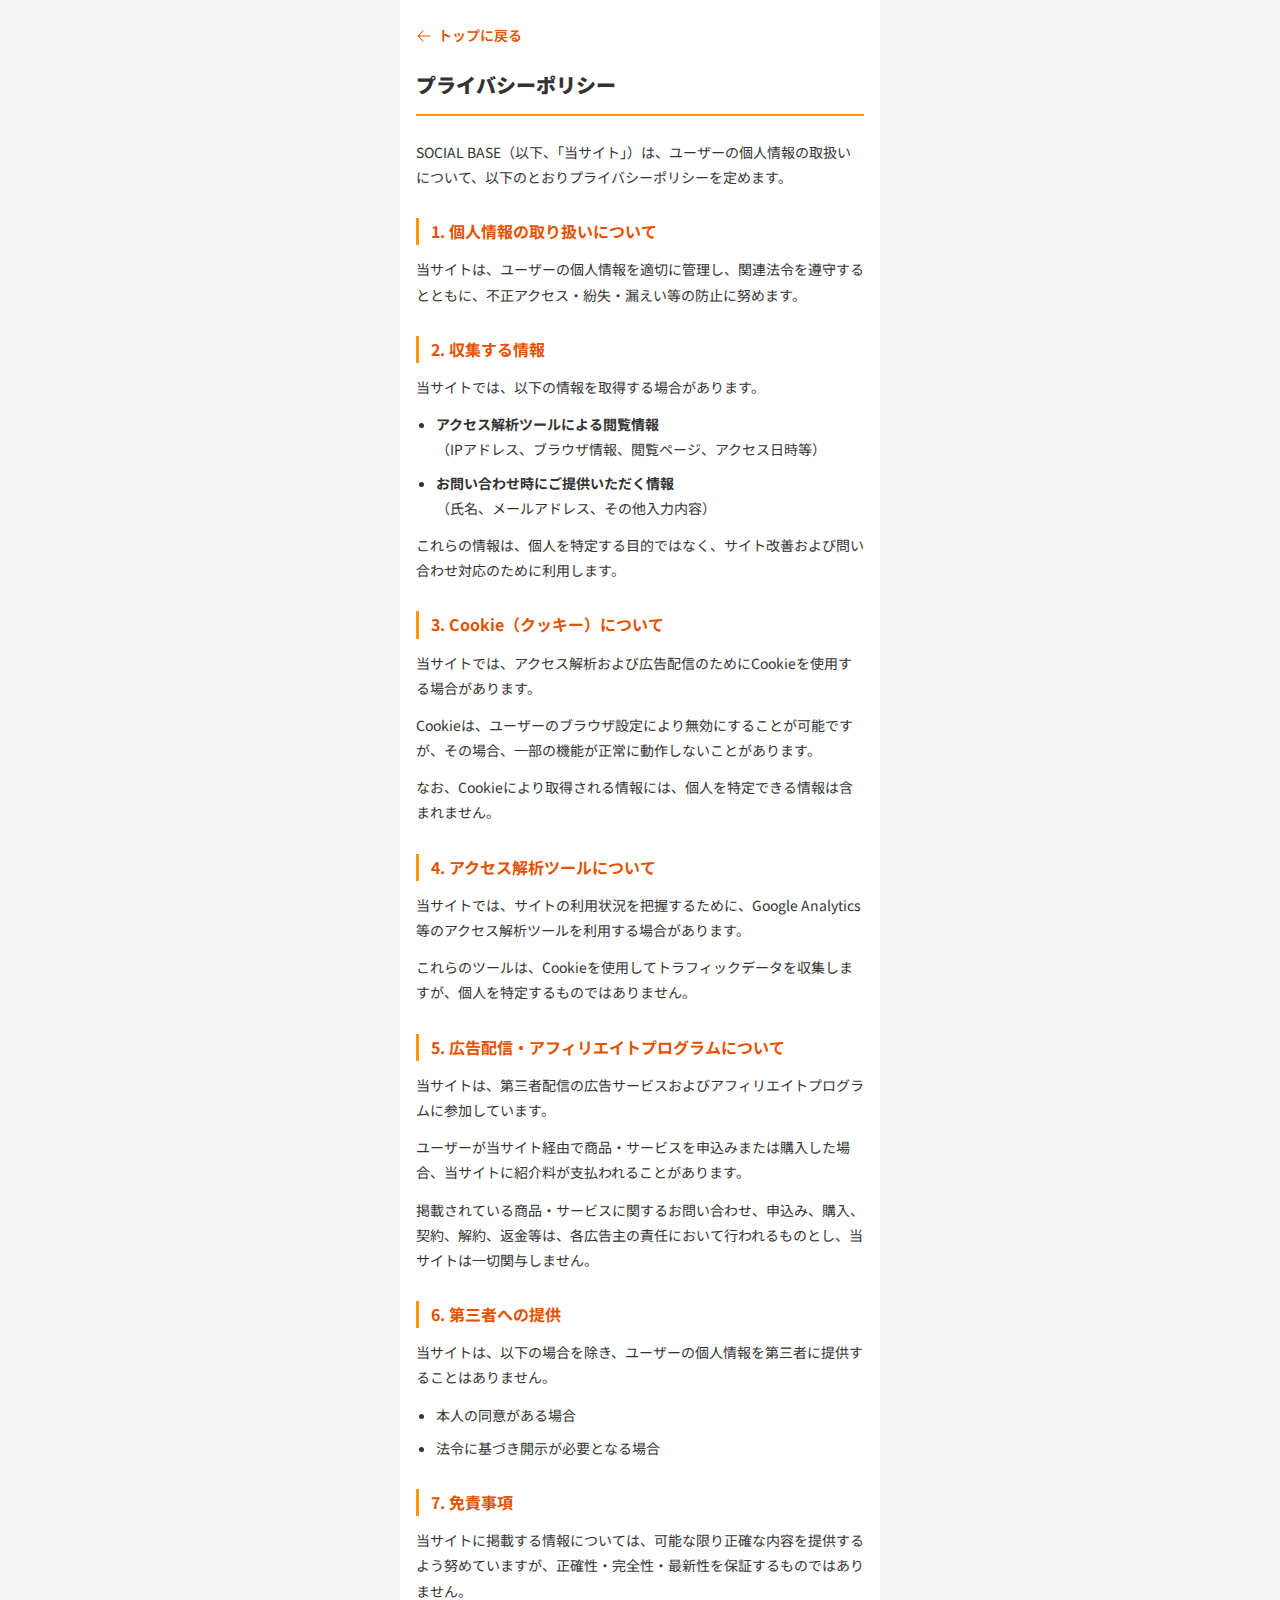
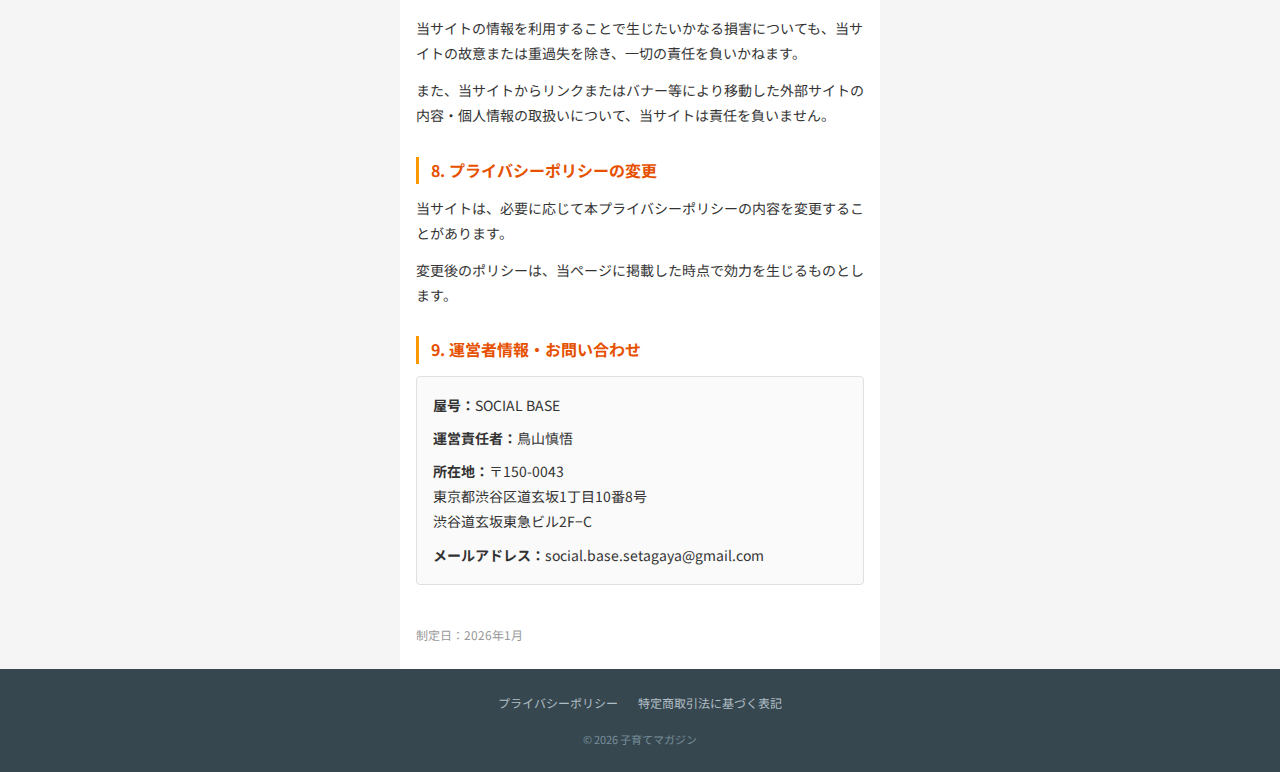
<file: privacy.html>
<!DOCTYPE html>
<html lang="ja">

<head>
    <meta charset="UTF-8">
    <meta name="viewport" content="width=device-width, initial-scale=1.0">
    <title>プライバシーポリシー｜子育てマガジン</title>
    <link rel="stylesheet" href="style.css">
    <link href="https://fonts.googleapis.com/css2?family=Noto+Sans+JP:wght@400;500;700;900&display=swap" rel="stylesheet">
    <style>
        .policy-page {
            max-width: 480px;
            margin: 0 auto;
            background: #fff;
            padding: 24px 16px;
        }
        .policy-title {
            font-size: 20px;
            font-weight: 900;
            color: #333;
            margin-bottom: 24px;
            padding-bottom: 12px;
            border-bottom: 2px solid #ff9800;
        }
        .policy-section {
            margin-bottom: 28px;
        }
        .policy-section h2 {
            font-size: 16px;
            font-weight: 700;
            color: #e65100;
            margin-bottom: 12px;
            padding-left: 12px;
            border-left: 3px solid #ff9800;
        }
        .policy-section p {
            font-size: 14px;
            line-height: 1.8;
            margin-bottom: 12px;
            color: #333;
        }
        .policy-section ul {
            padding-left: 20px;
            margin-bottom: 12px;
            list-style: disc;
        }
        .policy-section li {
            font-size: 14px;
            line-height: 1.8;
            margin-bottom: 8px;
            color: #333;
        }
        .back-link {
            display: inline-flex;
            align-items: center;
            gap: 6px;
            color: #e65100;
            font-size: 14px;
            font-weight: 600;
            margin-bottom: 20px;
        }
        .back-link svg {
            width: 16px;
            height: 16px;
        }
        .info-box {
            background: #fafafa;
            border: 1px solid #e0e0e0;
            padding: 16px;
            border-radius: 4px;
            margin-bottom: 16px;
        }
        .info-box p {
            font-size: 14px;
            margin-bottom: 8px;
            line-height: 1.8;
        }
        .info-box p:last-child {
            margin-bottom: 0;
        }
        .policy-intro {
            font-size: 14px;
            line-height: 1.8;
            margin-bottom: 28px;
            color: #333;
        }
    </style>
</head>

<body>
    <div class="policy-page">
        <a href="index.html" class="back-link">
            <svg xmlns="http://www.w3.org/2000/svg" viewBox="0 0 24 24" fill="currentColor">
                <path fill-rule="evenodd" d="M11.03 3.97a.75.75 0 0 1 0 1.06l-6.22 6.22H21a.75.75 0 0 1 0 1.5H4.81l6.22 6.22a.75.75 0 1 1-1.06 1.06l-7.5-7.5a.75.75 0 0 1 0-1.06l7.5-7.5a.75.75 0 0 1 1.06 0Z" clip-rule="evenodd" />
            </svg>
            トップに戻る
        </a>

        <h1 class="policy-title">プライバシーポリシー</h1>

        <p class="policy-intro">SOCIAL BASE（以下、「当サイト」）は、ユーザーの個人情報の取扱いについて、以下のとおりプライバシーポリシーを定めます。</p>

        <div class="policy-section">
            <h2>1. 個人情報の取り扱いについて</h2>
            <p>当サイトは、ユーザーの個人情報を適切に管理し、関連法令を遵守するとともに、不正アクセス・紛失・漏えい等の防止に努めます。</p>
        </div>

        <div class="policy-section">
            <h2>2. 収集する情報</h2>
            <p>当サイトでは、以下の情報を取得する場合があります。</p>
            <ul>
                <li><strong>アクセス解析ツールによる閲覧情報</strong><br>（IPアドレス、ブラウザ情報、閲覧ページ、アクセス日時等）</li>
                <li><strong>お問い合わせ時にご提供いただく情報</strong><br>（氏名、メールアドレス、その他入力内容）</li>
            </ul>
            <p>これらの情報は、個人を特定する目的ではなく、サイト改善および問い合わせ対応のために利用します。</p>
        </div>

        <div class="policy-section">
            <h2>3. Cookie（クッキー）について</h2>
            <p>当サイトでは、アクセス解析および広告配信のためにCookieを使用する場合があります。</p>
            <p>Cookieは、ユーザーのブラウザ設定により無効にすることが可能ですが、その場合、一部の機能が正常に動作しないことがあります。</p>
            <p>なお、Cookieにより取得される情報には、個人を特定できる情報は含まれません。</p>
        </div>

        <div class="policy-section">
            <h2>4. アクセス解析ツールについて</h2>
            <p>当サイトでは、サイトの利用状況を把握するために、Google Analytics等のアクセス解析ツールを利用する場合があります。</p>
            <p>これらのツールは、Cookieを使用してトラフィックデータを収集しますが、個人を特定するものではありません。</p>
        </div>

        <div class="policy-section">
            <h2>5. 広告配信・アフィリエイトプログラムについて</h2>
            <p>当サイトは、第三者配信の広告サービスおよびアフィリエイトプログラムに参加しています。</p>
            <p>ユーザーが当サイト経由で商品・サービスを申込みまたは購入した場合、当サイトに紹介料が支払われることがあります。</p>
            <p>掲載されている商品・サービスに関するお問い合わせ、申込み、購入、契約、解約、返金等は、各広告主の責任において行われるものとし、当サイトは一切関与しません。</p>
        </div>

        <div class="policy-section">
            <h2>6. 第三者への提供</h2>
            <p>当サイトは、以下の場合を除き、ユーザーの個人情報を第三者に提供することはありません。</p>
            <ul>
                <li>本人の同意がある場合</li>
                <li>法令に基づき開示が必要となる場合</li>
            </ul>
        </div>

        <div class="policy-section">
            <h2>7. 免責事項</h2>
            <p>当サイトに掲載する情報については、可能な限り正確な内容を提供するよう努めていますが、正確性・完全性・最新性を保証するものではありません。</p>
            <p>当サイトの情報を利用することで生じたいかなる損害についても、当サイトの故意または重過失を除き、一切の責任を負いかねます。</p>
            <p>また、当サイトからリンクまたはバナー等により移動した外部サイトの内容・個人情報の取扱いについて、当サイトは責任を負いません。</p>
        </div>

        <div class="policy-section">
            <h2>8. プライバシーポリシーの変更</h2>
            <p>当サイトは、必要に応じて本プライバシーポリシーの内容を変更することがあります。</p>
            <p>変更後のポリシーは、当ページに掲載した時点で効力を生じるものとします。</p>
        </div>

        <div class="policy-section">
            <h2>9. 運営者情報・お問い合わせ</h2>
            <div class="info-box">
                <p><strong>屋号：</strong>SOCIAL BASE</p>
                <p><strong>運営責任者：</strong>鳥山慎悟</p>
                <p><strong>所在地：</strong>〒150-0043<br>東京都渋谷区道玄坂1丁目10番8号<br>渋谷道玄坂東急ビル2F−C</p>
                <p><strong>メールアドレス：</strong>social.base.setagaya@gmail.com</p>
            </div>
        </div>

        <p style="font-size: 12px; color: #999; margin-top: 40px;">制定日：2026年1月</p>
    </div>

    <footer class="site-footer">
        <div class="footer-inner">
            <div class="footer-links">
                <a href="privacy.html">プライバシーポリシー</a>
                <a href="tokushoho.html">特定商取引法に基づく表記</a>
            </div>
            <p class="copyright">© 2026 子育てマガジン</p>
        </div>
    </footer>
</body>

</html>
</file>
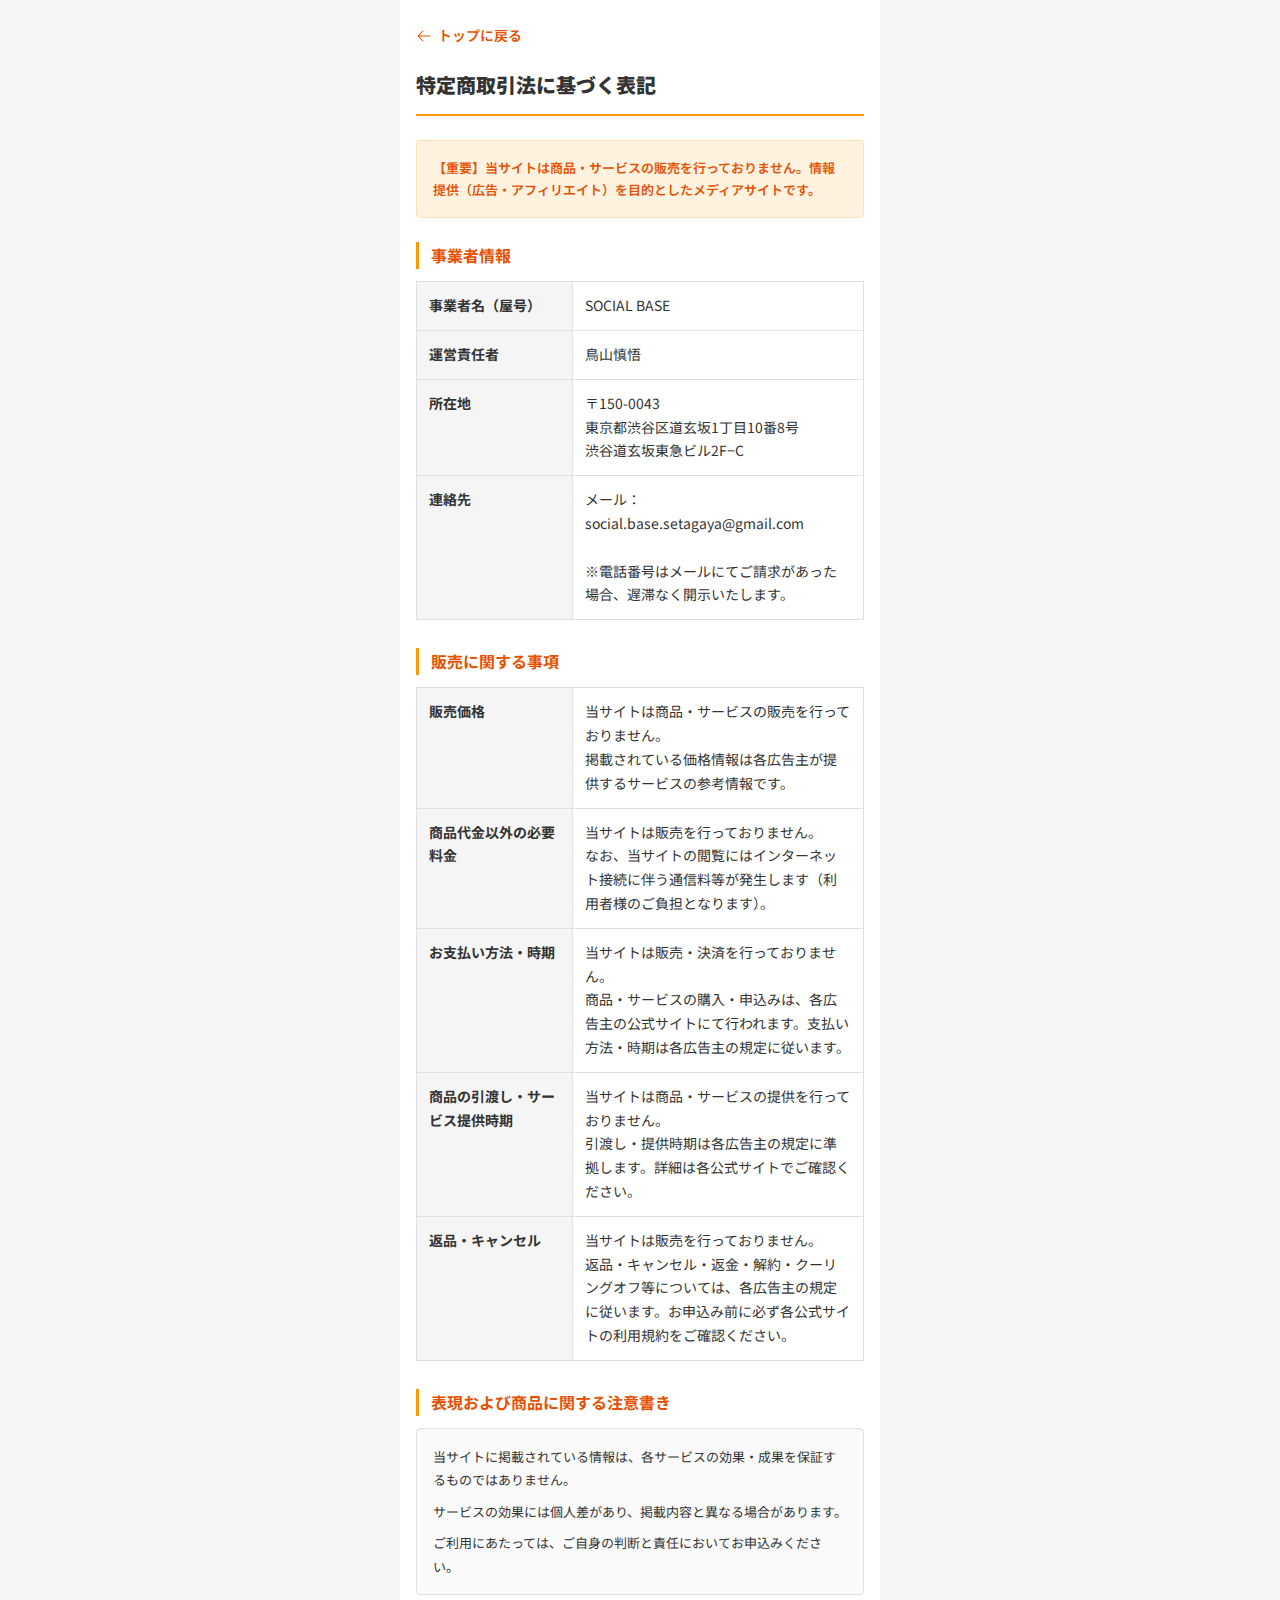
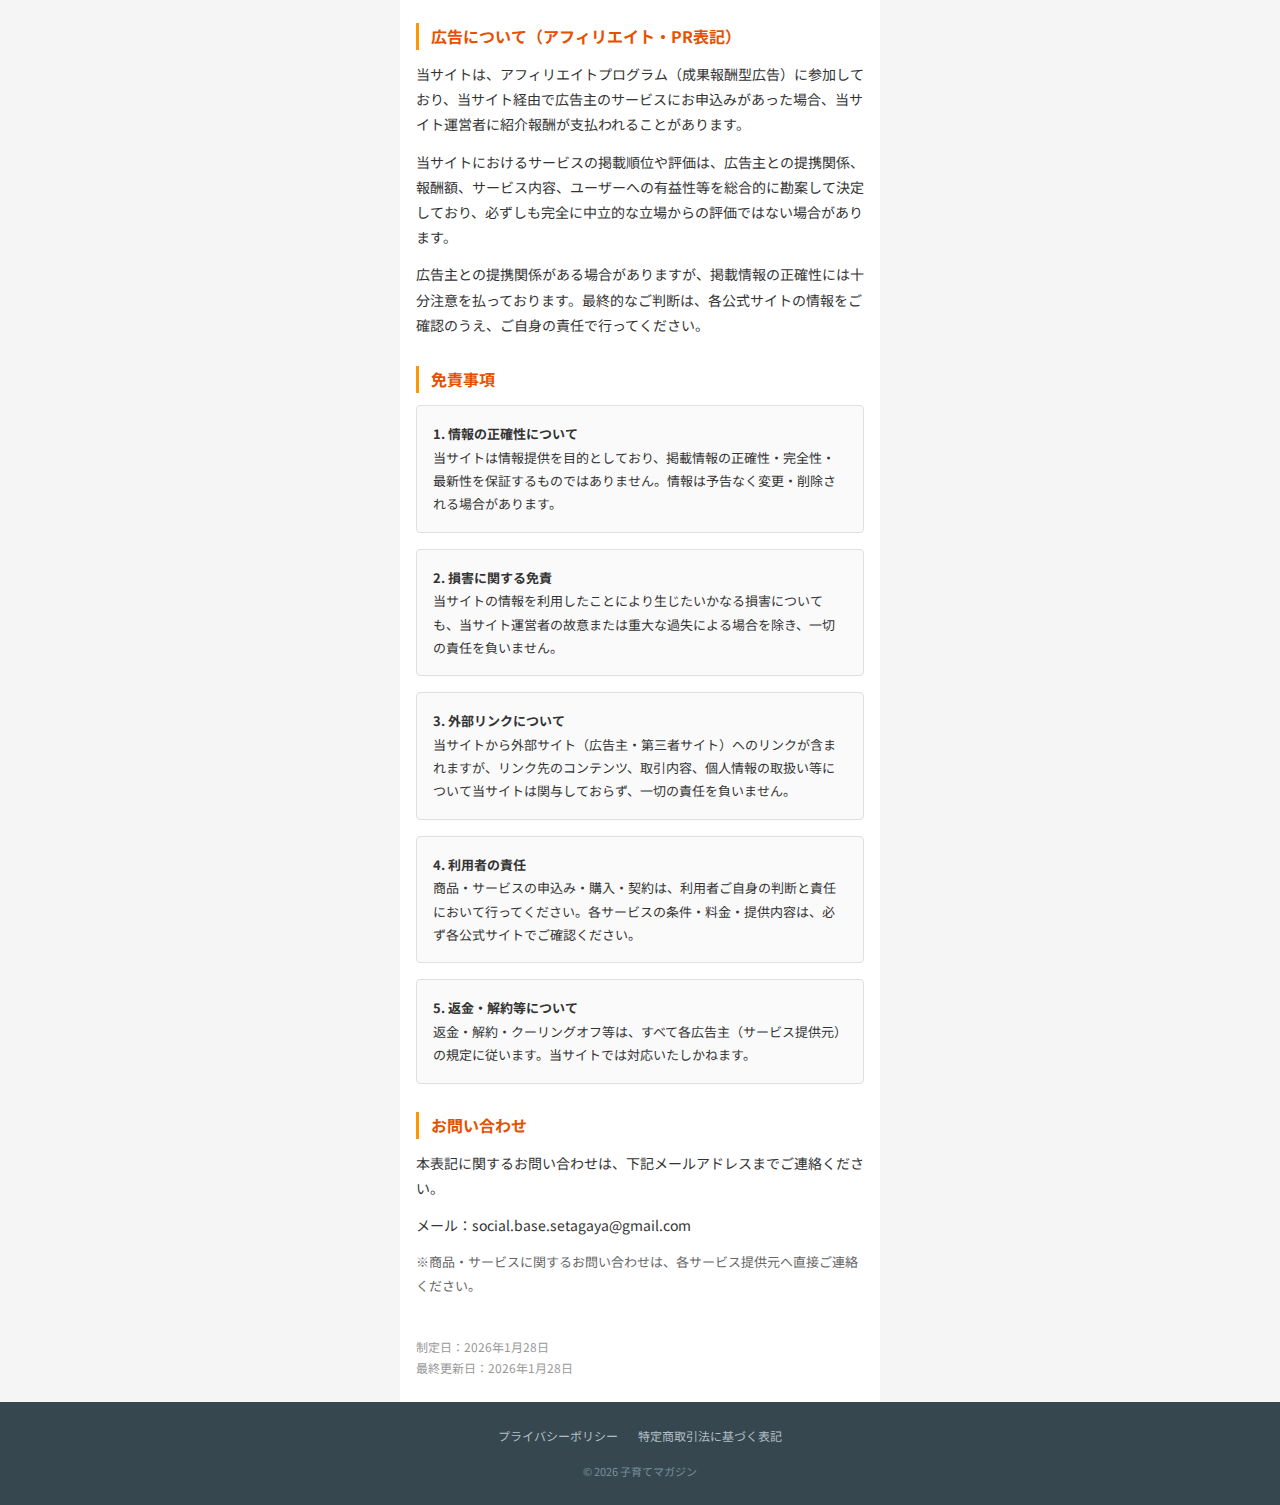
<file: tokushoho.html>
<!DOCTYPE html>
<html lang="ja">

<head>
    <meta charset="UTF-8">
    <meta name="viewport" content="width=device-width, initial-scale=1.0">
    <title>特定商取引法に基づく表記｜子育てマガジン</title>
    <link rel="stylesheet" href="style.css">
    <link href="https://fonts.googleapis.com/css2?family=Noto+Sans+JP:wght@400;500;700;900&display=swap" rel="stylesheet">
    <style>
        .policy-page {
            max-width: 480px;
            margin: 0 auto;
            background: #fff;
            padding: 24px 16px;
        }
        .policy-title {
            font-size: 20px;
            font-weight: 900;
            color: #333;
            margin-bottom: 24px;
            padding-bottom: 12px;
            border-bottom: 2px solid #ff9800;
        }
        .policy-section {
            margin-bottom: 28px;
        }
        .policy-section h2 {
            font-size: 16px;
            font-weight: 700;
            color: #e65100;
            margin-bottom: 12px;
            padding-left: 12px;
            border-left: 3px solid #ff9800;
        }
        .policy-section p {
            font-size: 14px;
            line-height: 1.8;
            margin-bottom: 12px;
            color: #333;
        }
        .policy-section ul {
            padding-left: 20px;
            margin-bottom: 12px;
        }
        .policy-section li {
            font-size: 14px;
            line-height: 1.8;
            margin-bottom: 8px;
            color: #333;
        }
        .info-table {
            width: 100%;
            border-collapse: collapse;
            margin-bottom: 24px;
        }
        .info-table th,
        .info-table td {
            padding: 12px;
            border: 1px solid #e0e0e0;
            font-size: 14px;
            text-align: left;
            vertical-align: top;
        }
        .info-table th {
            background: #f5f5f5;
            font-weight: 700;
            width: 35%;
            color: #333;
        }
        .info-table td {
            color: #333;
        }
        .back-link {
            display: inline-flex;
            align-items: center;
            gap: 6px;
            color: #e65100;
            font-size: 14px;
            font-weight: 600;
            margin-bottom: 20px;
        }
        .back-link svg {
            width: 16px;
            height: 16px;
        }
        .important-note {
            background: #fff3e0;
            border: 1px solid #ffe0b2;
            padding: 16px;
            border-radius: 4px;
            margin-bottom: 24px;
        }
        .important-note p {
            font-size: 13px;
            color: #e65100;
            font-weight: 600;
            margin: 0;
        }
        .disclaimer-box {
            background: #fafafa;
            border: 1px solid #e0e0e0;
            padding: 16px;
            border-radius: 4px;
            margin-bottom: 16px;
        }
        .disclaimer-box p {
            font-size: 13px;
            margin-bottom: 8px;
        }
        .disclaimer-box p:last-child {
            margin-bottom: 0;
        }
    </style>
</head>

<body>
    <div class="policy-page">
        <a href="index.html" class="back-link">
            <svg xmlns="http://www.w3.org/2000/svg" viewBox="0 0 24 24" fill="currentColor">
                <path fill-rule="evenodd" d="M11.03 3.97a.75.75 0 0 1 0 1.06l-6.22 6.22H21a.75.75 0 0 1 0 1.5H4.81l6.22 6.22a.75.75 0 1 1-1.06 1.06l-7.5-7.5a.75.75 0 0 1 0-1.06l7.5-7.5a.75.75 0 0 1 1.06 0Z" clip-rule="evenodd" />
            </svg>
            トップに戻る
        </a>

        <h1 class="policy-title">特定商取引法に基づく表記</h1>

        <div class="important-note">
            <p>【重要】当サイトは商品・サービスの販売を行っておりません。情報提供（広告・アフィリエイト）を目的としたメディアサイトです。</p>
        </div>

        <div class="policy-section">
            <h2>事業者情報</h2>
            <table class="info-table">
                <tr>
                    <th>事業者名（屋号）</th>
                    <td>SOCIAL BASE</td>
                </tr>
                <tr>
                    <th>運営責任者</th>
                    <td>鳥山慎悟</td>
                </tr>
                <tr>
                    <th>所在地</th>
                    <td>〒150-0043<br>東京都渋谷区道玄坂1丁目10番8号<br>渋谷道玄坂東急ビル2F−C</td>
                </tr>
                <tr>
                    <th>連絡先</th>
                    <td>メール：social.base.setagaya@gmail.com<br><br>
                    ※電話番号はメールにてご請求があった場合、遅滞なく開示いたします。</td>
                </tr>
            </table>
        </div>

        <div class="policy-section">
            <h2>販売に関する事項</h2>
            <table class="info-table">
                <tr>
                    <th>販売価格</th>
                    <td>当サイトは商品・サービスの販売を行っておりません。<br>掲載されている価格情報は各広告主が提供するサービスの参考情報です。</td>
                </tr>
                <tr>
                    <th>商品代金以外の必要料金</th>
                    <td>当サイトは販売を行っておりません。<br>なお、当サイトの閲覧にはインターネット接続に伴う通信料等が発生します（利用者様のご負担となります）。</td>
                </tr>
                <tr>
                    <th>お支払い方法・時期</th>
                    <td>当サイトは販売・決済を行っておりません。<br>商品・サービスの購入・申込みは、各広告主の公式サイトにて行われます。支払い方法・時期は各広告主の規定に従います。</td>
                </tr>
                <tr>
                    <th>商品の引渡し・サービス提供時期</th>
                    <td>当サイトは商品・サービスの提供を行っておりません。<br>引渡し・提供時期は各広告主の規定に準拠します。詳細は各公式サイトでご確認ください。</td>
                </tr>
                <tr>
                    <th>返品・キャンセル</th>
                    <td>当サイトは販売を行っておりません。<br>返品・キャンセル・返金・解約・クーリングオフ等については、各広告主の規定に従います。お申込み前に必ず各公式サイトの利用規約をご確認ください。</td>
                </tr>
            </table>
        </div>

        <div class="policy-section">
            <h2>表現および商品に関する注意書き</h2>
            <div class="disclaimer-box">
                <p>当サイトに掲載されている情報は、各サービスの効果・成果を保証するものではありません。</p>
                <p>サービスの効果には個人差があり、掲載内容と異なる場合があります。</p>
                <p>ご利用にあたっては、ご自身の判断と責任においてお申込みください。</p>
            </div>
        </div>

        <div class="policy-section">
            <h2>広告について（アフィリエイト・PR表記）</h2>
            <p>当サイトは、アフィリエイトプログラム（成果報酬型広告）に参加しており、当サイト経由で広告主のサービスにお申込みがあった場合、当サイト運営者に紹介報酬が支払われることがあります。</p>
            <p>当サイトにおけるサービスの掲載順位や評価は、広告主との提携関係、報酬額、サービス内容、ユーザーへの有益性等を総合的に勘案して決定しており、必ずしも完全に中立的な立場からの評価ではない場合があります。</p>
            <p>広告主との提携関係がある場合がありますが、掲載情報の正確性には十分注意を払っております。最終的なご判断は、各公式サイトの情報をご確認のうえ、ご自身の責任で行ってください。</p>
        </div>

        <div class="policy-section">
            <h2>免責事項</h2>
            <div class="disclaimer-box">
                <p><strong>1. 情報の正確性について</strong><br>
                当サイトは情報提供を目的としており、掲載情報の正確性・完全性・最新性を保証するものではありません。情報は予告なく変更・削除される場合があります。</p>
            </div>
            <div class="disclaimer-box">
                <p><strong>2. 損害に関する免責</strong><br>
                当サイトの情報を利用したことにより生じたいかなる損害についても、当サイト運営者の故意または重大な過失による場合を除き、一切の責任を負いません。</p>
            </div>
            <div class="disclaimer-box">
                <p><strong>3. 外部リンクについて</strong><br>
                当サイトから外部サイト（広告主・第三者サイト）へのリンクが含まれますが、リンク先のコンテンツ、取引内容、個人情報の取扱い等について当サイトは関与しておらず、一切の責任を負いません。</p>
            </div>
            <div class="disclaimer-box">
                <p><strong>4. 利用者の責任</strong><br>
                商品・サービスの申込み・購入・契約は、利用者ご自身の判断と責任において行ってください。各サービスの条件・料金・提供内容は、必ず各公式サイトでご確認ください。</p>
            </div>
            <div class="disclaimer-box">
                <p><strong>5. 返金・解約等について</strong><br>
                返金・解約・クーリングオフ等は、すべて各広告主（サービス提供元）の規定に従います。当サイトでは対応いたしかねます。</p>
            </div>
        </div>

        <div class="policy-section">
            <h2>お問い合わせ</h2>
            <p>本表記に関するお問い合わせは、下記メールアドレスまでご連絡ください。</p>
            <p>メール：social.base.setagaya@gmail.com</p>
            <p style="font-size: 13px; color: #666;">※商品・サービスに関するお問い合わせは、各サービス提供元へ直接ご連絡ください。</p>
        </div>

        <p style="font-size: 12px; color: #999; margin-top: 40px;">制定日：2026年1月28日<br>最終更新日：2026年1月28日</p>
    </div>

    <footer class="site-footer">
        <div class="footer-inner">
            <div class="footer-links">
                <a href="privacy.html">プライバシーポリシー</a>
                <a href="tokushoho.html">特定商取引法に基づく表記</a>
            </div>
            <p class="copyright">© 2026 子育てマガジン</p>
        </div>
    </footer>
</body>

</html>
</file>
<file: style.css>
/* ========================================
   知育玩具サブスク比較LP
   モバイルファースト・シャープデザイン
   ======================================== */

* {
    margin: 0;
    padding: 0;
    box-sizing: border-box;
}

html {
    scroll-behavior: smooth;
    font-size: 16px;
}

body {
    font-family: 'Noto Sans JP', -apple-system, BlinkMacSystemFont, sans-serif;
    font-size: 1rem;
    line-height: 1.7;
    color: #333;
    background: #f5f5f5;
    -webkit-text-size-adjust: 100%;
}

/* コンテンツ幅制限（ヘッダー・ヒーロー・フッター以外） */
.intro-section,
.about-section,
.merit-section,
.service-detail,
.comparison-section,
.final-cta-section {
    max-width: 480px;
    margin-left: auto;
    margin-right: auto;
    background: #fff;
}

/* メインコンテンツラッパー */
.main-content {
    background: #fff;
    max-width: 480px;
    margin: 0 auto;
}

a {
    color: inherit;
    text-decoration: none;
}

img {
    max-width: 100%;
    height: auto;
    display: block;
}

/* ========== アイコン ========== */
.icon {
    width: 24px;
    height: 24px;
    flex-shrink: 0;
}

.icon-sm {
    width: 18px;
    height: 18px;
}

.icon-lg {
    width: 28px;
    height: 28px;
}

/* ========== ユーティリティ ========== */
.marker-yellow {
    background: linear-gradient(transparent 60%, #ffe0b2 60%);
    font-weight: 700;
}

.text-red {
    color: #e65100;
}

.font-bold {
    font-weight: 700;
}

/* ========== ヘッダー ========== */
.site-header {
    background: linear-gradient(135deg, #e65100 0%, #ff9800 100%);
    color: #fff;
    padding: 10px 16px;
    position: relative;
    z-index: 1000;
}

.header-inner {
    display: flex;
    justify-content: space-between;
    align-items: center;
    max-width: 600px;
    margin: 0 auto;
}

.site-logo {
    display: flex;
    align-items: center;
    gap: 6px;
}

.logo-icon {
    width: 20px;
    height: 20px;
}

.logo-text {
    font-weight: 700;
    font-size: 14px;
}

.header-date {
    font-size: 11px;
    opacity: 0.8;
}

/* ========== ヒーロー ========== */
.hero {
    background: linear-gradient(135deg, #fff3e0 0%, #ffe0b2 100%);
    padding: 28px 16px;
    text-align: center;
    border-bottom: 4px solid #ff9800;
}

.hero-badge {
    display: inline-block;
    background: #666;
    color: #fff;
    font-size: 10px;
    padding: 2px 10px;
    margin-bottom: 12px;
}

.hero-title {
    font-size: 22px;
    font-weight: 900;
    line-height: 1.4;
    margin-bottom: 12px;
}

.hero-year {
    color: #e65100;
    font-size: 16px;
}

.highlight-text {
    background: linear-gradient(transparent 50%, #ffcc80 50%);
    padding: 0 4px;
}

.hero-subtitle {
    font-size: 14px;
    color: #555;
}

/* ========== 導入 ========== */
.intro-section {
    padding: 16px;
}

.intro-box {
    background: #fff;
    padding: 20px 16px;
    box-shadow: 0 4px 16px rgba(0, 0, 0, 0.08);
    border-left: 4px solid #ff9800;
}

.intro-lead {
    font-size: 16px;
    font-weight: 700;
    margin-bottom: 12px;
    color: #e65100;
}

.intro-list {
    list-style: none;
    margin-bottom: 16px;
}

.intro-list li {
    padding: 8px 0;
    font-size: 14px;
    display: flex;
    align-items: flex-start;
    gap: 8px;
    border-bottom: 1px dotted #e0e0e0;
}

.intro-list li:last-child {
    border-bottom: none;
}

.check-icon {
    color: #ff9800;
    flex-shrink: 0;
    margin-top: 2px;
}

.intro-cta {
    font-size: 15px;
    text-align: center;
    padding: 12px;
    background: linear-gradient(135deg, #fff3e0, #ffe0b2);
    border: 2px solid #ff9800;
    line-height: 1.6;
}

/* ========== キャンペーンバナー ========== */
.campaign-banner {
    background: linear-gradient(90deg, #ff6d00, #ff9800, #ff6d00);
    background-size: 200% 100%;
    animation: gradientMove 3s ease infinite;
    padding: 12px;
    text-align: center;
    margin: 0 0 16px;
}

@keyframes gradientMove {
    0% {
        background-position: 0% 50%;
    }

    50% {
        background-position: 100% 50%;
    }

    100% {
        background-position: 0% 50%;
    }
}

.blink-text {
    color: #fff;
    font-weight: 700;
    font-size: 14px;
}

/* ========== サービスカード ========== */
.service-detail {
    padding: 16px 16px 20px;
    background: #fff;
}

.detail-card {
    background: #fff;
    box-shadow: 0 2px 16px rgba(0, 0, 0, 0.08);
    overflow: hidden;
}

.detail-card.first-place {
    border: 3px solid #ff9800;
    box-shadow: 0 6px 20px rgba(255, 152, 0, 0.22);
    background: #fff8f0;
}

/* 条件注記 */
.condition-note {
    font-size: 10px;
    font-weight: 400;
    color: #999;
    margin-left: 4px;
}

/* ボタン内の条件注記（白背景対応） */
.cta-button .condition-note,
.exit-popup-cta-btn .condition-note {
    color: rgba(255, 255, 255, 0.85);
    font-size: 11px;
}

/* オレンジ背景内の条件注記 */
.urgency-badge .condition-note,
.final-urgency .condition-note {
    color: #bf360c;
    font-weight: 500;
}

.card-header {
    background: linear-gradient(135deg, #fff3e0 0%, #ffe0b2 100%);
    padding: 20px 16px;
    text-align: center;
    border-bottom: 2px dashed #ff9800;
}

.card-header.secondary-header {
    background: linear-gradient(135deg, #e3f2fd 0%, #bbdefb 100%);
    border-bottom: 2px dashed #42a5f5;
}

.award-badge {
    display: inline-flex;
    align-items: center;
    gap: 6px;
    background: linear-gradient(135deg, #ff9800, #e65100);
    color: #fff;
    font-size: 12px;
    font-weight: 700;
    padding: 6px 12px;
    margin-bottom: 10px;
}

.award-badge .icon {
    width: 16px;
    height: 16px;
}

.rank-number {
    display: inline-block;
    font-size: 12px;
    font-weight: 900;
    color: #fff;
    background: linear-gradient(135deg, #ff9800, #e65100);
    padding: 4px 16px;
    margin-bottom: 8px;
    border: none;
}

.rank-number.silver {
    background: #fff;
    color: #546e7a;
    border: 2px solid #90a4ae;
    box-shadow: none;
}

.service-name {
    font-size: 24px;
    font-weight: 900;
    color: #333;
    margin-bottom: 12px;
}

.service-banner {
    display: flex;
    justify-content: center;
    margin: 16px auto 0;
}

.service-banner img {
    width: 100%;
    max-width: 380px;
    height: auto;
}

.rating {
    display: flex;
    justify-content: center;
    align-items: center;
    gap: 6px;
}

.stars {
    color: #ff9800;
    font-size: 16px;
}

.rating-score {
    color: #666;
    font-size: 13px;
}

.card-body {
    padding: 20px 16px;
}

.campaign-tag {
    display: inline-block;
    background: linear-gradient(135deg, #ff9800 0%, #e65100 100%);
    color: #fff;
    padding: 6px 16px;
    font-size: 13px;
    font-weight: 700;
    margin-bottom: 12px;
}

.campaign-tag.blue {
    background: linear-gradient(135deg, #42a5f5 0%, #1976d2 100%);
}

.service-catch {
    font-size: 15px;
    font-weight: 700;
    color: #333;
    margin-bottom: 16px;
    padding-left: 12px;
    border-left: 4px solid #ff9800;
}

/* ハイライトボックス */
.highlight-box {
    background: linear-gradient(135deg, #fff3e0, #ffe0b2);
    padding: 16px;
    margin-bottom: 16px;
    text-align: center;
    border: 2px solid #ff9800;
}

.highlight-box.blue-box {
    background: linear-gradient(135deg, #e3f2fd, #bbdefb);
    border-color: #42a5f5;
}

.highlight-main {
    font-size: 15px;
    margin-bottom: 8px;
}

.highlight-sub {
    font-size: 14px;
}

.big-price {
    font-size: 28px;
    font-weight: 900;
    color: #e65100;
}

/* 特徴リスト */
.feature-list {
    list-style: none;
    margin-bottom: 20px;
}

.feature-list li {
    padding: 10px 0;
    font-size: 14px;
    border-bottom: 1px dotted #e0e0e0;
    display: flex;
    align-items: flex-start;
    gap: 8px;
    line-height: 1.6;
}

.feature-list li:last-child {
    border-bottom: none;
}

/* 利用の流れ */
.flow-section {
    background: #fafafa;
    padding: 16px;
    margin-bottom: 20px;
}

.flow-title {
    font-size: 15px;
    font-weight: 700;
    text-align: center;
    margin-bottom: 16px;
    color: #e65100;
}

.flow-steps {
    display: flex;
    flex-direction: column;
    align-items: center;
}

.flow-step {
    background: #fff;
    padding: 12px 16px;
    width: 100%;
    max-width: 280px;
    text-align: center;
    border: 1px solid #e0e0e0;
}

.step-number {
    display: inline-flex;
    align-items: center;
    justify-content: center;
    width: 24px;
    height: 24px;
    background: #ff9800;
    color: #fff;
    font-size: 12px;
    font-weight: 700;
    margin-bottom: 6px;
}

.flow-step p {
    font-size: 13px;
    line-height: 1.5;
}

.flow-arrow {
    font-size: 20px;
    color: #ff9800;
    padding: 4px 0;
}

/* ポイントボックス */
.point-box {
    background: #fff3e0;
    padding: 16px;
    margin-bottom: 20px;
    border-left: 4px solid #ff9800;
}

.point-box h5 {
    font-size: 14px;
    font-weight: 700;
    margin-bottom: 10px;
    color: #e65100;
}

.point-box ul {
    list-style: none;
}

.point-box li {
    font-size: 13px;
    padding: 4px 0;
    padding-left: 16px;
    position: relative;
}

.point-box li::before {
    content: "•";
    position: absolute;
    left: 0;
    color: #ff9800;
}

.point-box.secondary {
    background: #e3f2fd;
    border-left-color: #42a5f5;
}

.point-box.secondary h5 {
    color: #1565c0;
}

.point-box.secondary li::before {
    color: #42a5f5;
}

/* スペック表 */
.spec-table {
    margin-bottom: 20px;
    overflow-x: auto;
}

.spec-table table {
    width: 100%;
    border-collapse: collapse;
    font-size: 13px;
}

.spec-table th,
.spec-table td {
    padding: 10px 12px;
    border: 1px solid #e0e0e0;
    text-align: left;
}

.spec-table th {
    background: #f5f5f5;
    width: 35%;
    font-weight: 700;
    color: #555;
}

.spec-table td {
    background: #fff;
}

.price {
    font-size: 16px;
    font-weight: 900;
    color: #e65100;
}

/* CTA */
.cta-box-inline {
    text-align: center;
    padding-top: 8px;
}

/* 緊急性バッジ（行動心理学：緊急性・希少性） */
.urgency-badge {
    display: inline-flex;
    align-items: center;
    gap: 6px;
    background: linear-gradient(135deg, #fff3e0, #ffe0b2);
    border: 1px solid #ff9800;
    padding: 8px 16px;
    margin-bottom: 12px;
    font-size: 13px;
    font-weight: 700;
    color: #e65100;
}

.urgency-badge.secondary {
    background: linear-gradient(135deg, #e3f2fd, #bbdefb);
    border-color: #1976d2;
    color: #1565c0;
}

.urgency-icon {
    width: 18px;
    height: 18px;
    flex-shrink: 0;
}

/* 安心材料（行動心理学：リスク軽減） */
.cta-reassure {
    font-size: 11px;
    color: #666;
    margin-top: 10px;
}

.cta-limited {
    font-size: 14px;
    font-weight: 700;
    color: #e65100;
    margin-bottom: 12px;
}

.cta-button {
    display: block;
    background: #e65100;
    color: #fff;
    padding: 10px 24px;
    font-size: 14px;
    font-weight: 900;
    text-align: center;
    box-shadow: 0 3px 0 #bf360c;
    transition: all 0.15s ease;
    border: none;
    border-radius: 50px;
    position: relative;
}

.cta-button:active {
    box-shadow: 0 2px 0 #bf360c;
    transform: translateY(2px);
}

.cta-main {
    display: block;
    margin-bottom: 4px;
}

.cta-sub {
    display: block;
    font-size: 12px;
    font-weight: 500;
    opacity: 0.9;
}

.cta-button.secondary {
    background: #1976d2;
    box-shadow: 0 4px 0 #1565c0;
    border: none;
    border-radius: 50px;
}

.cta-button.secondary:active {
    box-shadow: 0 2px 0 #1565c0;
    transform: translateY(2px);
}

.cta-button.final-btn {
    font-size: 15px;
    padding: 12px 32px;
    border-radius: 50px;
}

@keyframes pulse {

    0%,
    100% {
        transform: scale(1);
    }

    50% {
        transform: scale(1.02);
    }
}

.pulse-animation {
    animation: pulse 2s infinite;
}

/* 比較表 */
.comparison-section {
    padding: 20px 16px;
    background: #fff;
}

.section-title {
    font-size: 18px;
    font-weight: 900;
    text-align: center;
    margin-bottom: 16px;
    color: #333;
}

.table-container {
    overflow-x: auto;
}

.comparison-table {
    width: 100%;
    min-width: 320px;
    border-collapse: collapse;
    background: #fff;
    box-shadow: 0 2px 12px rgba(0, 0, 0, 0.08);
    font-size: 13px;
}

.comparison-table th,
.comparison-table td {
    padding: 10px 8px;
    text-align: center;
    border: 1px solid #e0e0e0;
}

.comparison-table thead th {
    background: #f5f5f5;
    font-weight: 700;
}

.comparison-table tbody th {
    background: #fafafa;
    font-weight: 600;
    text-align: left;
    padding-left: 12px;
}

.highlight-col {
    background: #fff8e1 !important;
}

/* 最終CTA */
.final-cta-section {
    padding: 24px 16px 40px;
    background: #fff;
}

.final-cta-box {
    background: #fff;
    border: 3px solid #ff9800;
    padding: 24px 16px;
    text-align: center;
}

.final-cta-title {
    font-size: 18px;
    font-weight: 900;
    margin-bottom: 16px;
    display: flex;
    align-items: center;
    justify-content: center;
    gap: 8px;
    flex-wrap: wrap;
}

.crown-icon {
    color: #ff9800;
}

.final-cta-reasons {
    text-align: left;
    background: #f5f5f5;
    padding: 12px 16px;
    margin-bottom: 20px;
}

.final-cta-reasons p {
    font-size: 14px;
    font-weight: 600;
    padding: 4px 0;
}

.final-urgency {
    display: flex;
    align-items: center;
    justify-content: center;
    gap: 8px;
    background: linear-gradient(135deg, #fff3e0, #ffe0b2);
    border: 2px solid #ff9800;
    padding: 12px;
    margin-bottom: 16px;
    font-size: 14px;
    font-weight: 700;
    color: #e65100;
}

.final-urgency-icon {
    width: 20px;
    height: 20px;
    flex-shrink: 0;
}

.final-reassure {
    font-size: 12px;
    color: #666;
    margin-top: 12px;
}

/* フッター */
.site-footer {
    background: #37474f;
    color: #fff;
    padding: 24px 16px;
    text-align: center;
}

.footer-notice {
    background: #2c3e42;
    padding: 16px;
    margin-bottom: 20px;
    border-radius: 4px;
}

.footer-notice p {
    font-size: 11px;
    color: #b0bec5;
    margin-bottom: 6px;
    line-height: 1.6;
}

.footer-notice p:last-child {
    margin-bottom: 0;
}

.footer-links {
    display: flex;
    justify-content: center;
    gap: 20px;
    margin-bottom: 16px;
    flex-wrap: wrap;
}

.footer-links a {
    font-size: 12px;
    color: #b0bec5;
}

.copyright {
    font-size: 11px;
    color: #78909c;
}

/* ヒーロー画像 */
.hero-image {
    margin: 16px auto 0;
    max-width: 280px;
    border: 3px solid #fff;
    box-shadow: 0 4px 12px rgba(0, 0, 0, 0.1);
}

/* サブスクとは */
.about-section {
    padding: 20px 16px;
}

.about-box {
    background: #fff;
    padding: 20px 16px;
    box-shadow: 0 2px 12px rgba(0, 0, 0, 0.06);
}

.about-title {
    font-size: 18px;
    font-weight: 900;
    color: #e65100;
    margin-bottom: 16px;
    padding-left: 12px;
    border-left: 4px solid #ff9800;
}

.about-image {
    margin-bottom: 16px;
}

.about-text {
    font-size: 14px;
    margin-bottom: 12px;
    line-height: 1.8;
}

/* メリットセクション */
.merit-section {
    padding: 20px 16px;
    background: #fff;
}

.merit-grid {
    display: grid;
    grid-template-columns: repeat(2, 1fr);
    gap: 12px;
}

.merit-item {
    background: #fff;
    padding: 16px 12px;
    text-align: center;
    border: 1px solid #e0e0e0;
}

.merit-icon {
    font-size: 28px;
    margin-bottom: 8px;
    color: #e65100;
}

.merit-icon svg {
    width: 32px;
    height: 32px;
}

.merit-item h4 {
    font-size: 14px;
    font-weight: 700;
    color: #333;
    margin-bottom: 6px;
}

.merit-item p {
    font-size: 12px;
    color: #666;
    line-height: 1.5;
}

/* 説明ブロック */
.description-block {
    margin-bottom: 20px;
    padding-bottom: 20px;
    border-bottom: 1px dashed #e0e0e0;
}

.description-block:last-of-type {
    border-bottom: none;
}

.description-block h4 {
    font-size: 15px;
    font-weight: 700;
    color: #e65100;
    margin-bottom: 12px;
    padding-left: 10px;
    border-left: 3px solid #ff9800;
}

.description-block p {
    font-size: 14px;
    line-height: 1.8;
    margin-bottom: 10px;
}

.description-block .small-note {
    font-size: 12px;
    color: #666;
    background: #f9f9f9;
    padding: 8px 10px;
    margin-top: 8px;
    line-height: 1.6;
}

.block-image {
    margin: 12px 0;
}

.banner-link {
    display: block;
    text-align: center;
}

.banner-image {
    max-width: 100%;
    height: auto;
}

/* 中間CTA（さりげないリンク） */
.mid-cta {
    display: flex;
    align-items: center;
    justify-content: center;
    gap: 6px;
    padding: 12px 16px;
    margin: 16px 0;
    background: #fff8e1;
    border: 1px solid #ffe0b2;
    color: #e65100;
    font-size: 14px;
    font-weight: 600;
    text-decoration: none;
    transition: all 0.2s;
}

.mid-cta:hover {
    background: #ffe0b2;
}

.mid-cta.secondary {
    background: #e3f2fd;
    border-color: #bbdefb;
    color: #1565c0;
}

.mid-cta.secondary:hover {
    background: #bbdefb;
}

.mid-cta-icon {
    width: 16px;
    height: 16px;
}

/* ポイント画像 */
.point-image {
    margin: 12px 0;
}

/* テーブルタイトル */
.table-title {
    font-size: 15px;
    font-weight: 700;
    color: #333;
    margin-bottom: 12px;
    text-align: center;
}

/* フェードイン */
.fade-in {
    opacity: 0;
    transform: translateY(20px);
    transition: opacity 0.5s ease, transform 0.5s ease;
}

.fade-in-visible {
    opacity: 1;
    transform: translateY(0);
}

/* ========== 離脱防止ポップアップ ========== */
.exit-popup {
    display: none;
    position: fixed;
    top: 0;
    left: 0;
    width: 100%;
    height: 100%;
    z-index: 9999;
    align-items: center;
    justify-content: center;
}

.exit-popup.show {
    display: flex;
}

.exit-popup-overlay-link {
    position: absolute;
    top: 0;
    left: 0;
    width: 100%;
    height: 100%;
    background: rgba(0, 0, 0, 0.7);
    z-index: 0;
}

.exit-popup-box-link {
    display: block;
    background: #fff;
    padding: 20px;
    text-decoration: none;
}

.exit-popup-img-link {
    display: block;
    text-align: center;
}

.exit-popup-img {
    display: block;
    width: 100%;
    height: auto;
}

.exit-popup-cta-btn {
    display: block;
    background: #e65100;
    color: #fff;
    text-align: center;
    padding: 10px 24px;
    font-size: 14px;
    font-weight: 900;
    border-radius: 50px;
    margin-top: 16px;
    box-shadow: 0 3px 0 #bf360c;
    transition: all 0.15s ease;
}

.exit-popup-box-link:hover .exit-popup-cta-btn {
    background: #bf360c;
}

.exit-popup-container {
    position: relative;
    z-index: 1;
    width: 90%;
    max-width: 360px;
    animation: popupSlideIn 0.3s ease;
}

.exit-popup-close-btn {
    position: absolute;
    top: -12px;
    right: -12px;
    z-index: 10;
    background: #fff;
    border: none;
    width: 36px;
    height: 36px;
    box-shadow: 0 2px 8px rgba(0,0,0,0.2);
    border-radius: 50%;
    display: flex;
    align-items: center;
    justify-content: center;
    cursor: pointer;
    box-shadow: 0 2px 8px rgba(0, 0, 0, 0.3);
}

.exit-popup-close-btn {
    border-radius: 50%;
    cursor: pointer;
    display: flex;
    align-items: center;
    justify-content: center;
}

.exit-popup-close-btn:hover {
    background: #e0e0e0;
}

.exit-popup-close-btn svg {
    color: #666;
}

.exit-popup-content {
    position: relative;
    background: #fff;
    width: 90%;
    max-width: 360px;
    box-shadow: 0 8px 32px rgba(255, 152, 0, 0.35);
    border: 3px solid #ff9800;
    animation: popupSlideIn 0.3s ease;
}

@keyframes popupSlideIn {
    from {
        opacity: 0;
        transform: translateY(-20px) scale(0.95);
    }
    to {
        opacity: 1;
        transform: translateY(0) scale(1);
    }
}

.exit-popup-link {
    display: block;
    color: inherit;
    text-decoration: none;
}

.exit-popup-link:hover .exit-popup-cta {
    background: #e65100;
}

.exit-popup-banner {
    text-align: center;
    margin-bottom: 12px;
}

.exit-popup-banner-img {
    max-width: 100%;
    height: auto;
}

.exit-popup-simple {
    padding: 0 16px 16px;
    text-align: center;
}

.exit-popup-simple-text {
    font-size: 15px;
    color: #333;
    margin-bottom: 12px;
}

.exit-popup-simple-text strong {
    font-size: 24px;
    font-weight: 900;
    color: #e65100;
}

.exit-popup-header {
    background: linear-gradient(135deg, #fff3e0 0%, #ffe0b2 100%);
    padding: 16px;
    border-bottom: 2px dashed #ff9800;
}

.exit-popup-close {
    position: absolute;
    top: 8px;
    right: 10px;
    background: none;
    border: none;
    color: #999;
    cursor: pointer;
    display: flex;
    align-items: center;
    justify-content: center;
    padding: 4px;
}

.exit-popup-close:hover {
    color: #333;
}

.exit-popup-icon {
    margin-bottom: 8px;
}

.exit-popup-icon svg {
    width: 36px;
    height: 36px;
    color: #ff9800;
}

.exit-popup-lead {
    font-size: 12px;
    color: #666;
}

.exit-popup-title {
    font-size: 18px;
    font-weight: 900;
    color: #333;
    line-height: 1.4;
}

.text-gradient {
    color: #e65100;
    font-weight: 900;
}

.exit-popup-body {
    padding: 20px 16px;
}

.exit-popup-highlight {
    display: flex;
    align-items: center;
    justify-content: center;
    gap: 12px;
    background: linear-gradient(135deg, #fff3e0, #ffe0b2);
    padding: 16px;
    margin-bottom: 16px;
    border: 2px solid #ff9800;
}

.exit-popup-value {
    text-align: center;
}

.exit-popup-value-label {
    display: block;
    font-size: 11px;
    color: #555;
    font-weight: 700;
    margin-bottom: 4px;
}

.exit-popup-value-num {
    font-size: 20px;
    font-weight: 900;
    color: #333;
}

.exit-popup-value-num small {
    font-size: 11px;
    font-weight: 600;
}

.exit-popup-value-num.special {
    font-size: 28px;
    color: #e65100;
}

.exit-popup-arrow {
    font-size: 16px;
    color: #ff9800;
    font-weight: bold;
}

.exit-popup-points {
    list-style: none;
    margin-bottom: 16px;
}

.exit-popup-points li {
    font-size: 13px;
    font-weight: 600;
    color: #333;
    padding: 8px 0;
    border-bottom: 1px dotted #e0e0e0;
    display: flex;
    align-items: center;
    gap: 8px;
}

.exit-popup-points li:last-child {
    border-bottom: none;
}

.point-icon {
    width: 18px;
    height: 18px;
    flex-shrink: 0;
    color: #ff9800;
}

.exit-popup-cta {
    display: block;
    background: #e65100;
    color: #fff;
    padding: 8px 24px;
    font-size: 13px;
    font-weight: 900;
    text-align: center;
    box-shadow: 0 4px 0 #bf360c;
    transition: all 0.15s ease;
    border: none;
    border-radius: 50px;
}

.exit-popup-cta:active {
    box-shadow: 0 2px 0 #bf360c;
    transform: translateY(2px);
}

.exit-popup-cta:active {
    transform: scale(0.98);
}

.exit-popup-note {
    font-size: 11px;
    color: #999;
    margin-top: 12px;
    text-align: center;
}

/* ========== スマホ追従CTA ========== */
.fixed-cta-wrap {
    display: none;
    position: fixed;
    bottom: 0;
    left: 0;
    right: 0;
    z-index: 999;
    box-shadow: 0 -4px 20px rgba(0, 0, 0, 0.15);
}

.fixed-cta-award-bar {
    background: linear-gradient(135deg, #e65100 0%, #ff9800 100%);
    color: #fff;
    font-size: 11px;
    font-weight: 700;
    text-align: center;
    padding: 6px 12px;
}

.fixed-cta-inner {
    display: flex;
    align-items: center;
    justify-content: space-between;
    gap: 8px;
    background: #faf6f0;
    padding: 0 8px 0 0;
    text-decoration: none;
    color: inherit;
}

.fixed-cta-center {
    display: flex;
    flex-direction: column;
    flex: 1;
    min-width: 0;
}

.fixed-cta-banner {
    flex: 1;
}

.fixed-cta-banner img {
    display: block;
    max-width: 100%;
    height: auto;
}

.fixed-cta-label {
    font-size: 13px;
    font-weight: 900;
    color: #333;
}

.fixed-cta-price {
    font-size: 12px;
    color: #666;
}

.fixed-cta-price strong {
    font-size: 16px;
    font-weight: 900;
    color: #e65100;
}

.fixed-cta-price strong {
    font-size: 18px;
    font-weight: 900;
    color: #e65100;
}

.fixed-cta-btn {
    display: flex;
    align-items: center;
    gap: 6px;
    background: linear-gradient(135deg, #e65100 0%, #ff9800 100%);
    color: #fff;
    padding: 10px 16px;
    font-size: 12px;
    font-weight: 700;
    border-radius: 50px;
    box-shadow: 0 3px 0 #bf360c;
    white-space: nowrap;
    position: relative;
    overflow: hidden;
    flex-shrink: 0;
}

.fixed-cta-btn.shine-animation::before {
    content: '';
    position: absolute;
    top: 0;
    left: -100%;
    width: 100%;
    height: 100%;
    background: linear-gradient(
        90deg,
        transparent,
        rgba(255, 255, 255, 0.4),
        transparent
    );
    animation: shine 2s infinite;
}

@keyframes shine {
    0% { left: -100%; }
    50% { left: 100%; }
    100% { left: 100%; }
}

.fixed-cta-btn svg {
    flex-shrink: 0;
}

.fixed-cta-inner:active .fixed-cta-btn {
    box-shadow: 0 1px 0 #bf360c;
    transform: translateY(2px);
}

@media (max-width: 600px) {
    .fixed-cta-wrap {
        display: block;
    }
    
    /* フッター下部余白追加 */
    .site-footer {
        padding-bottom: 120px;
    }
}

/* 小さいスマホ画面対応 */
@media (max-width: 380px) {
    .fixed-cta-award-bar {
        font-size: 10px;
        padding: 5px 8px;
    }
    
    .fixed-cta-banner img {
        max-width: 180px;
        height: auto;
    }
    
    .fixed-cta-btn {
        padding: 8px 12px;
        font-size: 11px;
    }
    
    .fixed-cta-btn svg {
        width: 12px;
        height: 12px;
    }
}

/* さらに小さい画面 */
@media (max-width: 340px) {
    .fixed-cta-banner img {
        max-width: 150px;
    }
    
    .fixed-cta-btn {
        padding: 6px 10px;
        font-size: 10px;
    }
}

/* ========== PC対応 ========== */
@media (min-width: 600px) {
    .hero-title {
        font-size: 28px;
    }

    .service-name {
        font-size: 28px;
    }

    .detail-card {
        max-width: 560px;
        margin: 0 auto;
    }

    .campaign-banner {
        max-width: 560px;
        margin-left: auto;
        margin-right: auto;
        margin-bottom: 16px;
    }

    .intro-box,
    .final-cta-box {
        max-width: 560px;
        margin: 0 auto;
    }

    .comparison-table {
        max-width: 560px;
        margin: 0 auto;
    }
}
</file>
